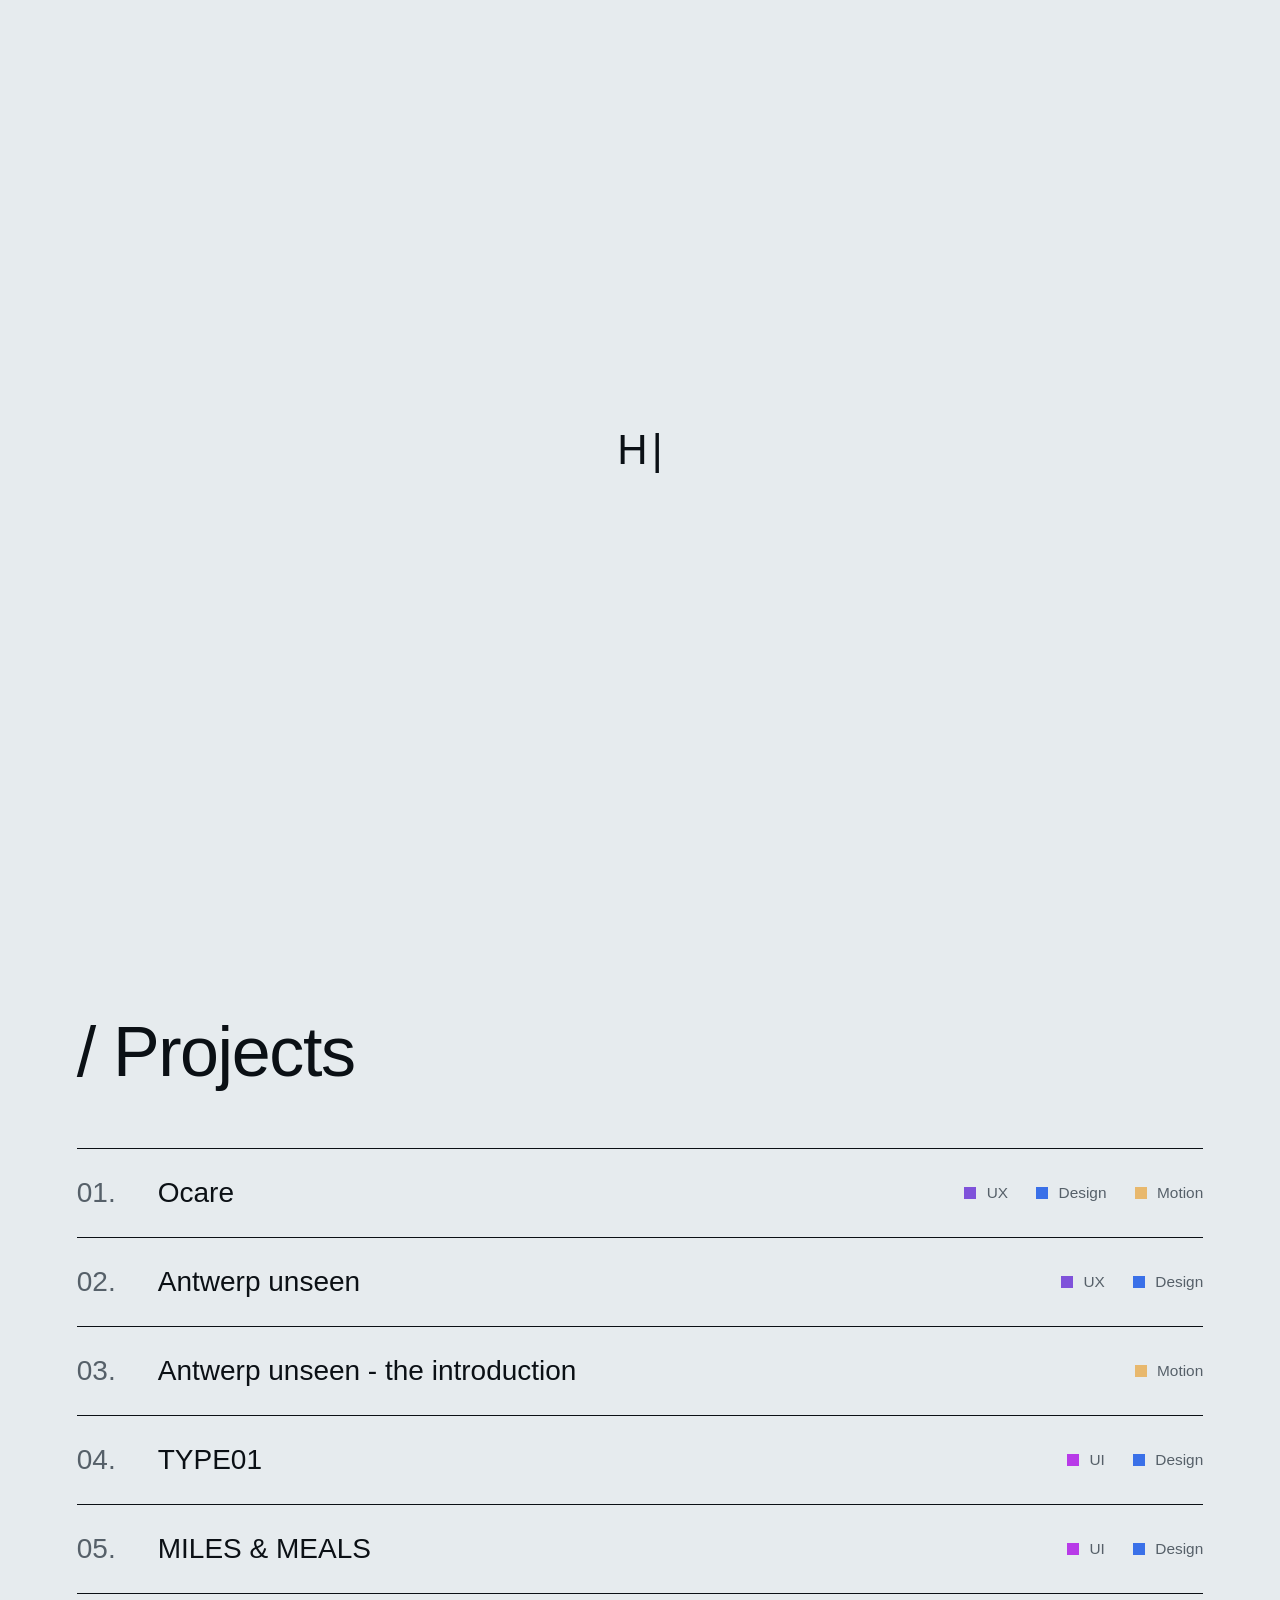
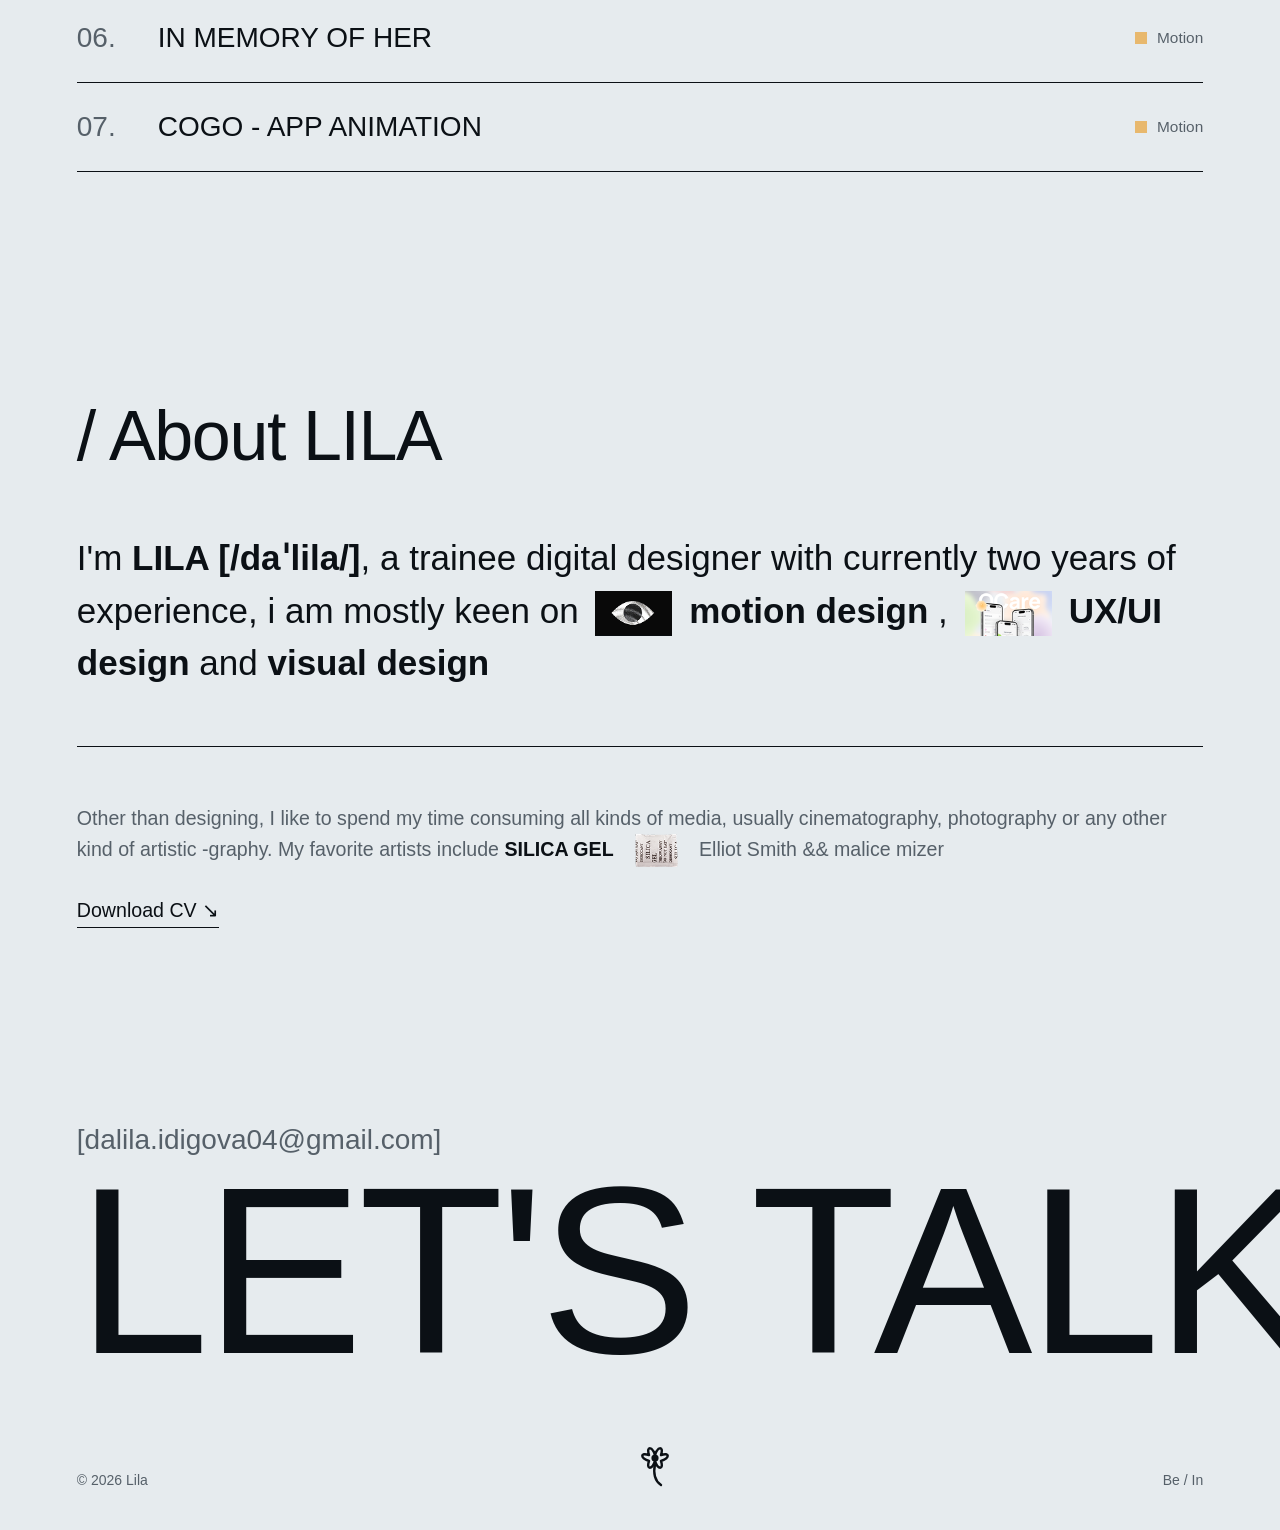
<file: index.html>
<!DOCTYPE html>
<html lang="en">
<head>
    <meta charset="UTF-8">
    <meta name="viewport" content="width=device-width, initial-scale=1.0">
    <meta http-equiv="refresh" content="0; url=portfolio.html">
    <title>Creative Designer Portfolio</title>
</head>
<body>
    <p>Redirecting to <a href="portfolio.html">portfolio.html</a>...</p>
</body>
</html>
</file>
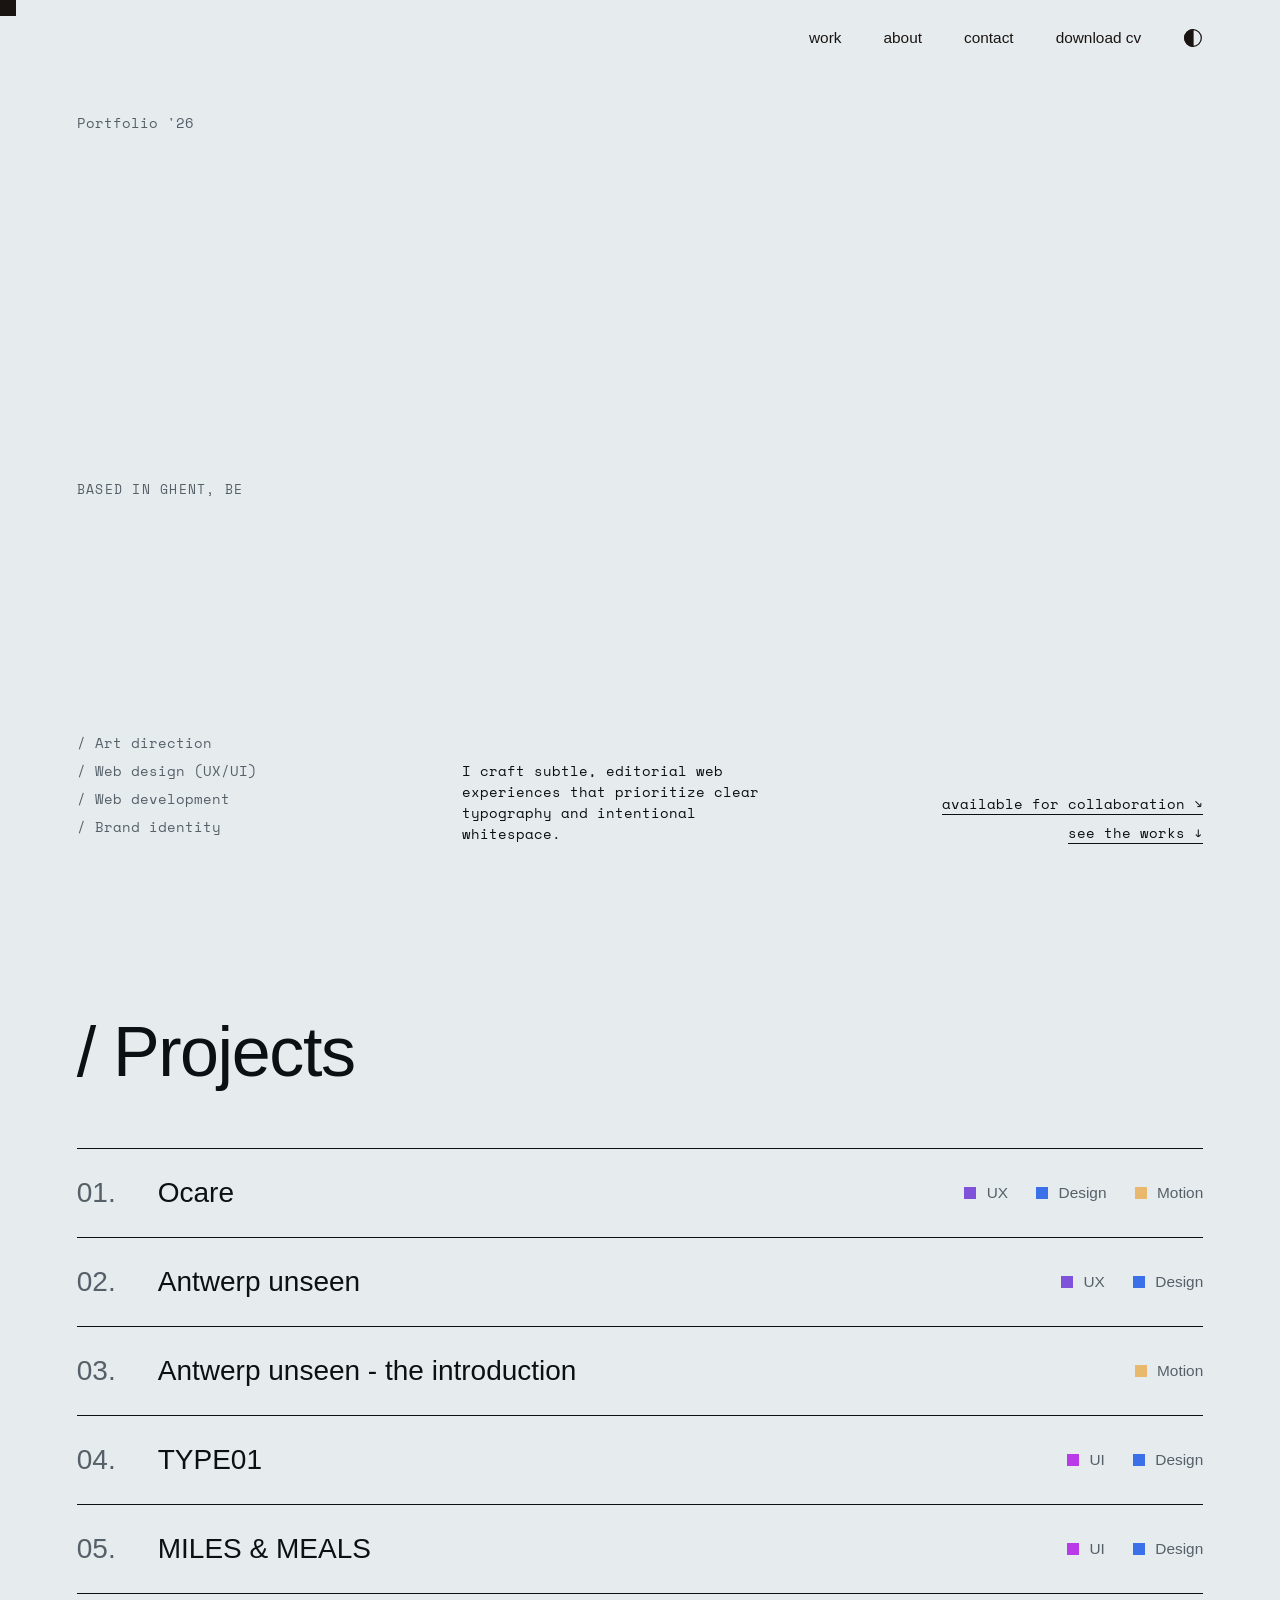
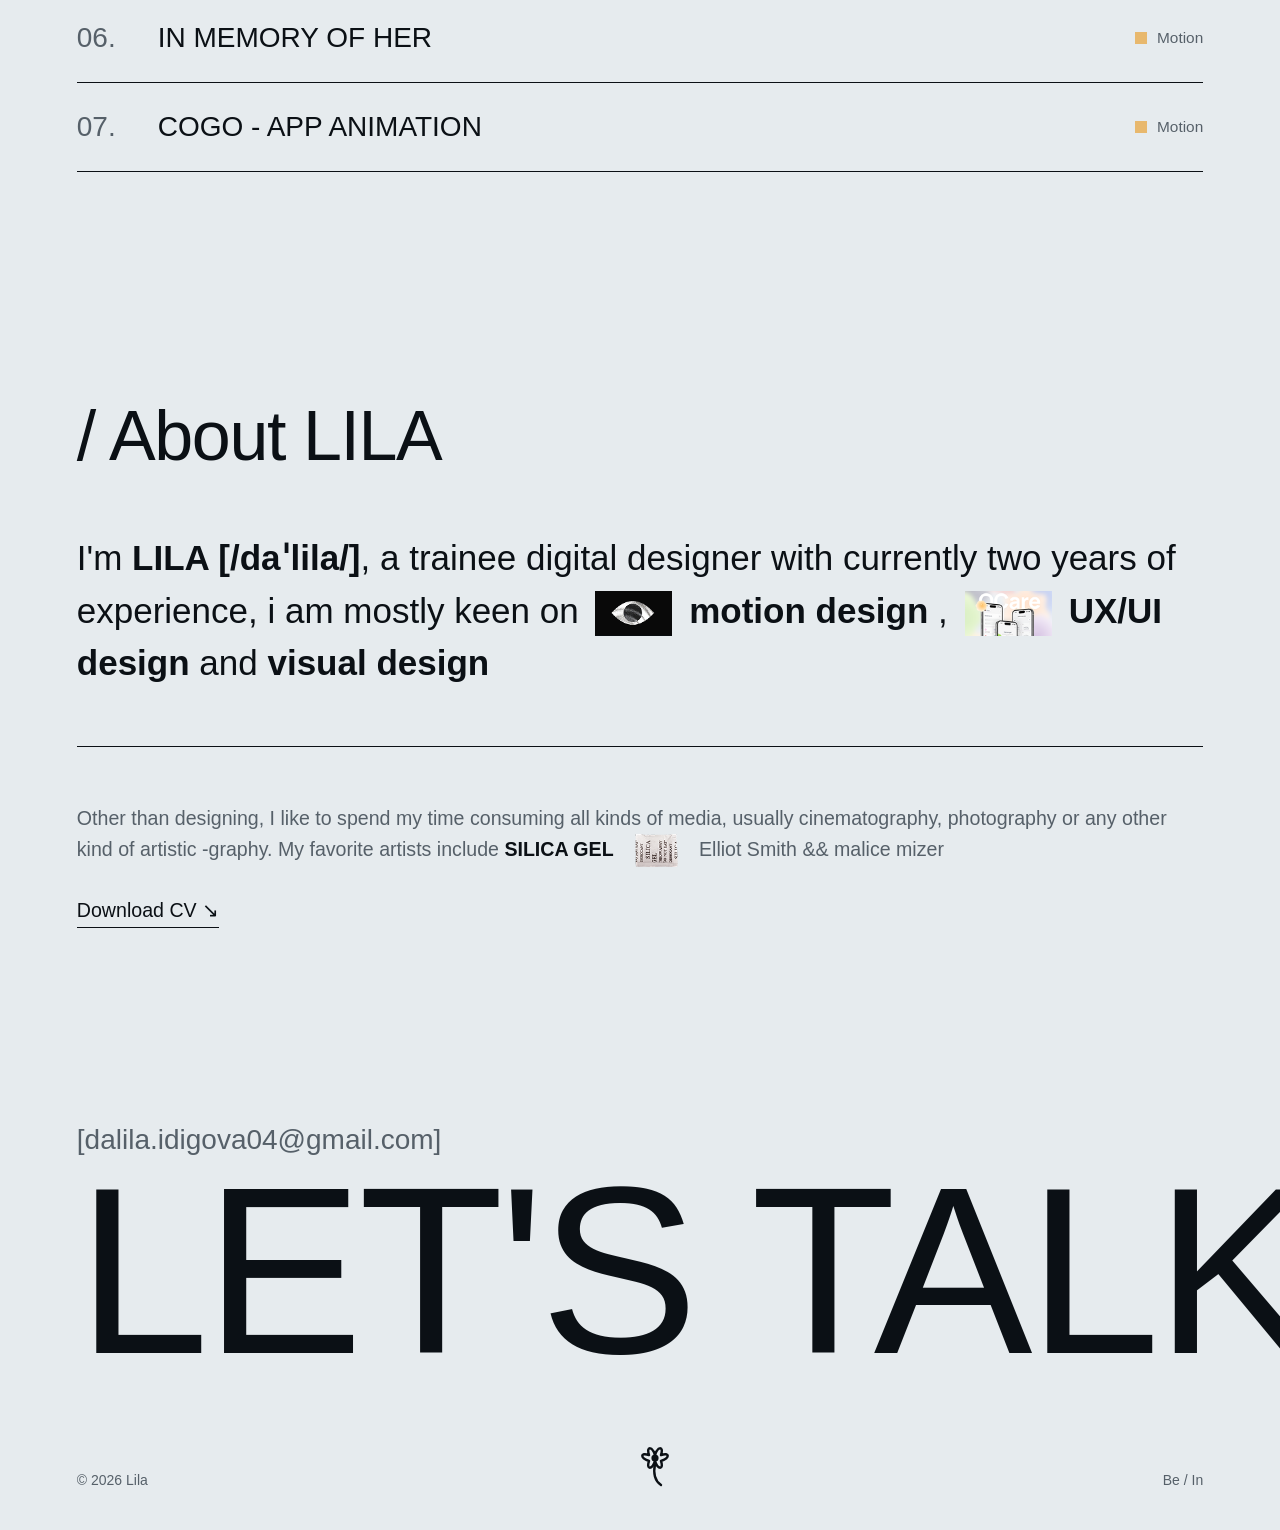
<file: portfolio.html>
<!DOCTYPE html>
<html lang="en">

<head>
    <meta charset="UTF-8">
    <meta name="viewport" content="width=device-width, initial-scale=1.0">
    <title>Creative Designer Portfolio</title>
    <link rel="preconnect" href="https://fonts.googleapis.com">
    <link rel="preconnect" href="https://fonts.gstatic.com" crossorigin>
    <link href="https://fonts.googleapis.com/css2?family=Space+Mono:ital,wght@0,400;1,400&display=swap"
        rel="stylesheet">
    <link rel="icon" type="image/svg+xml" href="assets/favicon.svg">
    <link rel="stylesheet" href="css/portfolio.css">
</head>

<body>

    <div id="loader">
        <div>
            <span id="loaderText"></span><span class="cursor-blink">|</span>
        </div>
    </div>

    <div class="cursor-square">
        <div class="cursor-square-inner"></div>
    </div>

    <div class="float-card" id="floatCard">
        <img class="float-card-img" id="floatCardImg" alt="" />
        <video class="float-card-video" id="floatCardVideo" muted playsinline preload="metadata"></video>
        <span class="float-card-label" id="floatCardLabel"></span>
    </div>

    <nav>
        <div class="nav-links">
            <a href="#works">work</a>
            <a href="#about">about</a>
            <a href="#contact">contact</a>
            <a href="assets/CV.pdf" class="download-cv" download="Lila_CV.pdf">download cv</a>
            <button class="theme-toggle" id="themeToggle" aria-label="Toggle Dark Mode">
                <svg viewBox="0 0 24 24" width="20" height="20" stroke="currentColor" stroke-width="1.5" fill="none">
                    <circle cx="12" cy="12" r="10"></circle>
                    <path d="M12 2a10 10 0 0 0 0 20Z" fill="currentColor"></path>
                </svg>
            </button>
        </div>
    </nav>

    <header id="top">
        <div class="hero-visuals">
            <div class="hero-card" data-rx="-12" data-ry="0"></div>
            <div class="hero-card" data-rx="8" data-ry="0"></div>
            <div class="hero-card" data-rx="-5" data-ry="0"></div>
        </div>
        <div class="index-label">Portfolio '26</div>
        <div class="hero-title-container">
            <h1 class="hero-title">
                <span class="reveal-mask"><span class="reveal-text">CREATIVE</span></span>
                <span class="reveal-mask"><span class="reveal-text"
                        style="animation-delay: 0.1s;">DESIGNER</span></span>
            </h1>
        </div>
        <div class="subtitle">Based in Ghent, BE</div>

        <div class="hero-lower">
            <ul id="services">
                <li>/ Art direction</li>
                <li>/ Web design (UX/UI)</li>
                <li>/ Web development</li>
                <li>/ Brand identity</li>
            </ul>
            <p>I craft subtle, editorial web experiences that prioritize clear typography and intentional whitespace.
            </p>
            <div class="hero-actions">
                <a href="mailto:dalila.idigova04@gmail.com" class="action-link">available for collaboration ↘</a>
                <a href="#works" class="action-link">see the works ↓</a>
            </div>
        </div>
    </header>

    <section id="works" class="works">
        <h2 class="section-title">/ Projects</h2>
        <div class="works-list">
            <a href="https://www.behance.net/gallery/241707793/OCare-Mental-Health-UXUI" class="project-item"
                data-title="Ocare" data-img="assets/ocare.png" target="_blank" rel="noopener noreferrer">
                <div class="project-left">
                    <span class="project-num">01.</span>
                    <span class="project-title">Ocare</span>
                </div>
                <div class="project-tags">
                    <span class="tag" style="--tag-color: var(--coral);">UX</span>
                    <span class="tag" style="--tag-color: var(--blue);">Design</span>
                    <span class="tag" style="--tag-color: var(--tan);">Motion</span>
                </div>
            </a>
            <a href="https://antwerp-unseen.vercel.app/" class="project-item" data-title="Antwerp unseen"
                data-img="assets/antwerp-unseen.png" target="_blank" rel="noopener noreferrer">
                <div class="project-left">
                    <span class="project-num">02.</span>
                    <span class="project-title">Antwerp unseen</span>
                </div>
                <div class="project-tags">
                    <span class="tag" style="--tag-color: var(--coral);">UX</span>
                    <span class="tag" style="--tag-color: var(--blue);">Design</span>
                </div>
            </a>
            <a href="video-player.html?src=assets%2FantwerpUnseen_final.mp4&title=ANTWERP%20UNSEEN%20-%20THE%20INTRODUCTION"
                class="project-item" data-title="Antwerp unseen - the introduction"
                data-video="assets/antwerpUnseen_final.mp4" target="_blank" rel="noopener noreferrer">
                <div class="project-left">
                    <span class="project-num">03.</span>
                    <span class="project-title">Antwerp unseen - the introduction</span>
                </div>
                <div class="project-tags">
                    <span class="tag" style="--tag-color: var(--tan);">Motion</span>
                </div>
            </a>
            <a href="https://www.behance.net/gallery/255185157/TYPE01-Conference-Webdesign" class="project-item"
                data-title="TYPE01" data-img="assets/type01.png" target="_blank" rel="noopener noreferrer">
                <div class="project-left">
                    <span class="project-num">04.</span>
                    <span class="project-title">TYPE01</span>
                </div>
                <div class="project-tags">
                    <span class="tag" style="--tag-color: var(--purple);">UI</span>
                    <span class="tag" style="--tag-color: var(--blue);">Design</span>
                </div>
            </a>
            <a href="https://www.behance.net/gallery/255185559/Miles-Meals" class="project-item"
                data-title="MILES & MEALS" data-img="assets/m%26m.png" target="_blank" rel="noopener noreferrer">
                <div class="project-left">
                    <span class="project-num">05.</span>
                    <span class="project-title">MILES & MEALS</span>
                </div>
                <div class="project-tags">
                    <span class="tag" style="--tag-color: var(--purple);">UI</span>
                    <span class="tag" style="--tag-color: var(--blue);">Design</span>
                </div>
            </a>
            <a href="video-player.html?src=assets%2F1257524245814889613.mov&title=IN%20MEMORY%20OF%20HER"
                class="project-item" data-title="IN MEMORY OF HER" data-video="assets/1257524245814889613.mov"
                target="_blank" rel="noopener noreferrer">
                <div class="project-left">
                    <span class="project-num">06.</span>
                    <span class="project-title">IN MEMORY OF HER</span>
                </div>
                <div class="project-tags">
                    <span class="tag" style="--tag-color: var(--tan);">Motion</span>
                </div>
            </a>
            <a href="video-player.html?src=assets%2Fnew_main.mp4&title=COGO%20-%20APP%20ANIMATION" class="project-item"
                data-title="COGO - APP ANIMATION" data-video="assets/new_main.mp4" target="_blank"
                rel="noopener noreferrer">
                <div class="project-left">
                    <span class="project-num">07.</span>
                    <span class="project-title">COGO - APP ANIMATION</span>
                </div>
                <div class="project-tags">
                    <span class="tag" style="--tag-color: var(--tan);">Motion</span>
                </div>
            </a>
        </div>
    </section>

    <section id="about" class="about">
        <h2 class="section-title">/ About LILA</h2>
        <div class="about-top">
            I'm <strong>LILA [/daˈlila/]</strong>, a trainee digital designer with currently two years of experience, i
            am mostly keen on
            <span class="inline-img eye"><img src="assets/img-eye-antwerp.png" alt="Antwerp eye illustration"></span>
            <strong>motion design</strong> ,
            <span class="inline-img phones"><img src="assets/img-phones-ocare.png"
                    alt="Ocare phones illustration"></span>
            <strong>UX/UI design</strong> and <strong>visual design</strong>
        </div>

        <div class="about-bottom">
            <div class="about-bottom-content">
                Other than designing, I like to spend my time consuming all kinds of media, usually cinematography,
                photography or any other kind of artistic -graphy. My favorite artists include <strong>SILICA
                    GEL</strong>
                <img class="silica-inline-img" src="assets/silica-gel-pack.png" alt="Silica gel pack illustration">
                Elliot Smith && malice mizer
            </div>
            <a href="assets/CV.pdf" class="action-link download-cv" download="Lila_CV.pdf">Download CV ↘</a>
        </div>
    </section>

    <footer id="contact">
        <div class="footer-top-email">[dalila.idigova04@gmail.com]</div>
        <a href="mailto:dalila.idigova04@gmail.com" class="massive-text">LET'S TALK</a>
        <div class="footer-bottom">
            <div>© 2026 Lila</div>
            <svg class="doodle" viewBox="0 0 100 100" stroke="currentColor" stroke-width="4" fill="none">
                <path
                    d="M50,45 C45,30 35,30 40,45 C25,40 25,50 40,55 C35,70 45,70 50,55 C55,70 65,70 60,55 C75,50 75,40 60,45 C65,30 55,30 50,45 Z"
                    stroke-linejoin="round" />
                <circle cx="50" cy="50" r="4" fill="currentColor" />
                <path d="M50,60 Q45,85 60,95" stroke-linecap="round" />
            </svg>
            <div> <a class="bh-link" href="https://www.behance.net/lila-ae">Be</a> / In</div>
        </div>
    </footer>

    <script src="js/portfolio.js" defer></script>
</body>

</html>
</file>
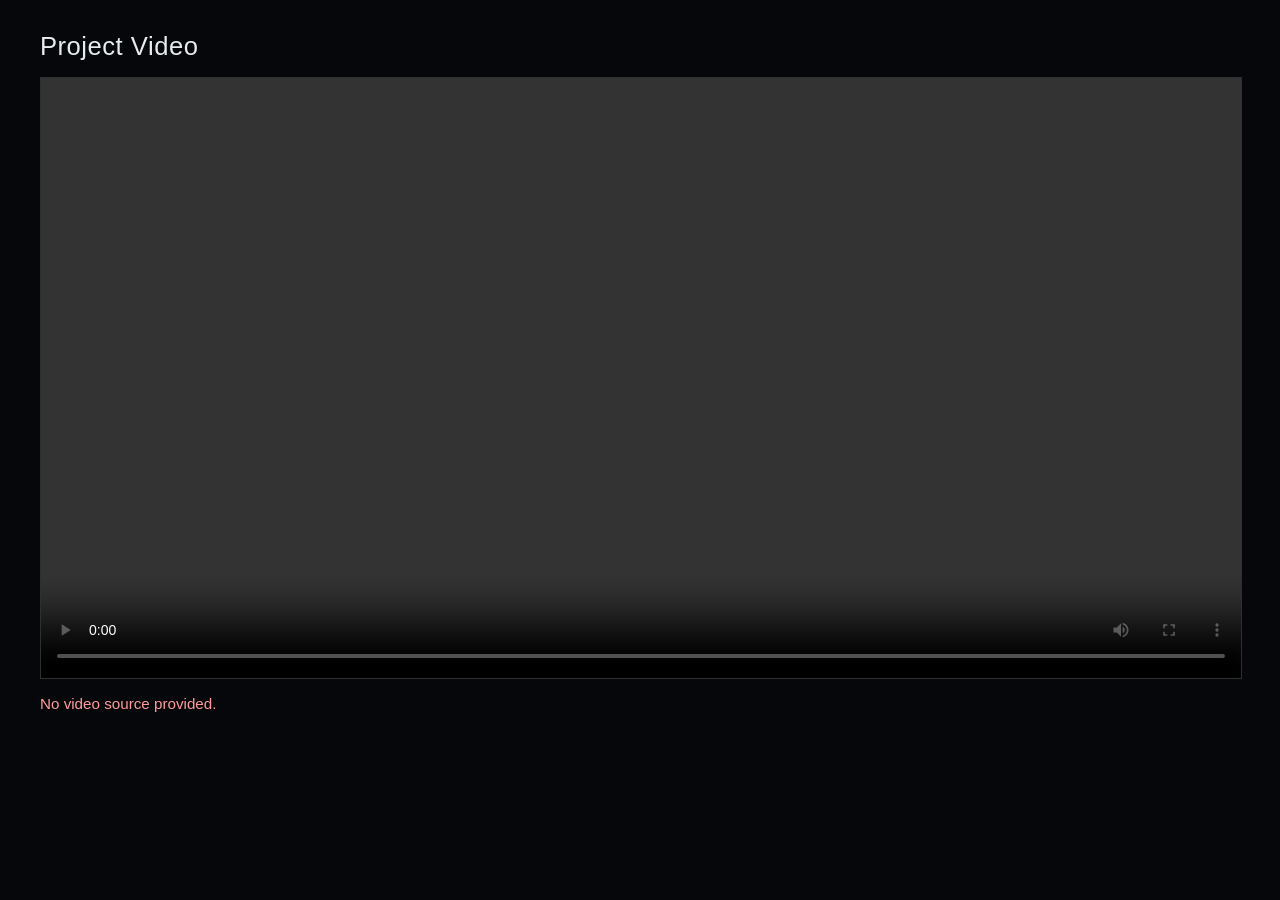
<file: video-player.html>
<!DOCTYPE html>
<html lang="en">

<head>
    <meta charset="UTF-8">
    <meta name="viewport" content="width=device-width, initial-scale=1.0">
    <title>Video Player</title>
    <link rel="icon" type="image/svg+xml" href="assets/favicon.svg">
    <style>
        :root {
            color-scheme: dark;
        }

        html,
        body {
            margin: 0;
            width: 100%;
            min-height: 100%;
            background: #05070a;
            color: #e6ebee;
            font-family: "Helvetica Neue", Helvetica, Arial, sans-serif;
        }

        body {
            display: grid;
            place-items: center;
            padding: 2rem;
            box-sizing: border-box;
        }

        main {
            width: min(96vw, 1200px);
        }

        h1 {
            margin: 0 0 1rem;
            font-size: clamp(1.1rem, 2.5vw, 1.6rem);
            font-weight: 500;
            letter-spacing: 0.02em;
        }

        video {
            width: 100%;
            max-height: 82vh;
            border: 1px solid rgba(230, 235, 238, 0.2);
            background: #000;
            display: block;
        }

        .error {
            margin-top: 1rem;
            color: #ff9b9b;
            display: none;
            font-size: 0.95rem;
        }
    </style>
</head>

<body>
    <main>
        <h1 id="title">Project Video</h1>
        <video id="player" controls autoplay playsinline preload="metadata"></video>
        <p class="error" id="error">This browser could not play the video format. If needed, convert to MP4 (H.264).</p>
    </main>

    <script>
        const params = new URLSearchParams(window.location.search);
        const src = params.get('src');
        const title = params.get('title');

        const titleEl = document.getElementById('title');
        const player = document.getElementById('player');
        const errorEl = document.getElementById('error');

        if (title) {
            titleEl.textContent = decodeURIComponent(title);
            document.title = decodeURIComponent(title) + ' - Video';
        }

        if (!src) {
            errorEl.textContent = 'No video source provided.';
            errorEl.style.display = 'block';
        } else {
            player.src = decodeURIComponent(src);
            player.addEventListener('error', () => {
                errorEl.style.display = 'block';
            });
        }
    </script>
</body>

</html>
</file>
<file: css/portfolio.css>
:root {
    --bg-paper: #E6EBEE;
    --ink: #0B1015;
    --ink-muted: #566069;
    --coral: #7f52da;
    --green: #1E7A52;
    --blue: #3A70E8;
    --purple: #B83AE8;
    --tan: #E8B86D;
    --nav-color: #FFFFFF;
    --max-w: 1400px;
    --px: clamp(1.5rem, 6vw, 6rem);
}

[data-theme="dark"] {
    --bg-paper: #0B1015;
    --ink: #E6EBEE;
    --ink-muted: #949CA4;
}

body.custom-cursor {
    cursor: none;
}

body.custom-cursor a,
body.custom-cursor button {
    cursor: none;
}

html,
body {
    margin: 0;
    padding: 0;
    width: 100%;
    background-color: var(--bg-paper);
    color: var(--ink);
    font-family: 'Space Mono', monospace;
    font-size: 14px;
    font-weight: 400;
    overflow-x: hidden;
    transition: background-color 0.3s ease, color 0.3s ease;
}

html {
    scroll-behavior: smooth;
    scroll-padding-top: 6rem;
}

@media (prefers-reduced-motion: reduce) {
    html {
        scroll-behavior: auto;
    }
}

#loader {
    position: fixed;
    inset: 0;
    background-color: var(--bg-paper);
    color: var(--ink);
    z-index: 10000;
    display: flex;
    align-items: center;
    justify-content: center;
    font-family: 'Helvetica Neue', Helvetica, Arial, sans-serif;
    font-size: clamp(1.5rem, 4vw, 3rem);
    font-weight: 400;
    transition: opacity 0.8s cubic-bezier(0.19, 1, 0.22, 1);
}

.cursor-blink {
    animation: blink 1s step-end infinite;
    margin-left: 4px;
}

@keyframes blink {
    50% {
        opacity: 0;
    }
}

h1,
h2,
h3,
.project-title,
.massive-text {
    font-family: 'Helvetica Neue', Helvetica, Arial, sans-serif;
    font-weight: 400;
    margin: 0;
}

.cursor-square {
    position: fixed;
    top: 0;
    left: 0;
    width: 16px;
    height: 16px;
    pointer-events: none;
    z-index: 9999;
    display: none;
    mix-blend-mode: difference;
}

.cursor-square-inner {
    width: 100%;
    height: 100%;
    background-color: #FFFFFF;
    transition: transform 0.2s cubic-bezier(0.19, 1, 0.22, 1), border-radius 0.2s ease;
}

@media (pointer: fine) {
    body.custom-cursor .cursor-square {
        display: block;
    }

    .cursor-square.hovered .cursor-square-inner {
        transform: scale(2.5) rotate(90deg);
        border-radius: 50%;
    }
}

nav {
    position: fixed;
    top: 0;
    left: 50%;
    transform: translateX(-50%);
    width: 100%;
    max-width: var(--max-w);
    display: flex;
    justify-content: flex-end;
    align-items: center;
    padding: 2rem var(--px);
    box-sizing: border-box;
    z-index: 1000;
    mix-blend-mode: difference;
    color: var(--nav-color);
    pointer-events: none;
}

nav>* {
    pointer-events: auto;
}

.nav-links {
    display: flex;
    gap: 3rem;
    align-items: center;
}

.nav-links a,
button.theme-toggle {
    color: var(--nav-color);
    text-decoration: none;
    font-family: 'Helvetica Neue', Helvetica, Arial, sans-serif;
    font-size: 1.1rem;
    font-weight: 400;
    background: none;
    border: none;
    padding: 0;
    cursor: pointer;
    display: flex;
    align-items: center;
}

.theme-toggle svg {
    transition: transform 0.5s cubic-bezier(0.19, 1, 0.22, 1);
}

[data-theme="dark"] .theme-toggle svg {
    transform: rotate(180deg);
}

header,
section,
footer {
    width: 100%;
    max-width: var(--max-w);
    margin: 0 auto;
    padding-left: var(--px);
    padding-right: var(--px);
    box-sizing: border-box;
}

header {
    min-height: 100vh;
    display: flex;
    flex-direction: column;
    justify-content: center;
    padding-top: 8rem;
    padding-bottom: 4rem;
    position: relative;
}

.hero-visuals {
    position: absolute;
    top: 0;
    left: 0;
    width: 100%;
    height: 100%;
    overflow: hidden;
    z-index: -1;
    display: flex;
    align-items: center;
    justify-content: center;
}

.hero-card {
    position: absolute;
    width: 25vw;
    height: 35vw;
    max-width: 300px;
    max-height: 420px;
    background: var(--ink);
    box-shadow: 0 20px 40px rgba(0, 0, 0, 0.05);
    transform-origin: center center;
    will-change: transform;
}

.hero-card:nth-child(1) {
    background-color: var(--bg-paper);
    border: 1px solid var(--ink);
    transform: translate(-15%, -10%) rotate(-12deg);
}

.hero-card:nth-child(2) {
    background-color: var(--coral);
    transform: translate(5%, 5%) rotate(8deg);
}

.hero-card:nth-child(3) {
    background-color: var(--green);
    transform: translate(15%, -15%) rotate(-5deg);
}

.index-label {
    margin-bottom: 2rem;
    font-weight: 400;
    color: var(--ink-muted);
    /* secondary */
}

.hero-title-container {
    width: 100%;
}

.hero-title {
    font-size: clamp(4rem, 14vw, 16rem);
    line-height: 0.85;
    letter-spacing: -0.02em;
    width: 100%;
    text-transform: uppercase;
}

.reveal-mask {
    display: block;
    overflow: hidden;
}

.reveal-text {
    display: block;
    transform: translateY(110%);
}

@media (prefers-reduced-motion: no-preference) {
    .reveal-text.animate {
        animation: revealUp 1s cubic-bezier(0.19, 1, 0.22, 1) forwards;
    }
}

@media (prefers-reduced-motion: reduce) {
    .reveal-text {
        transform: translateY(0);
    }
}

@keyframes revealUp {
    to {
        transform: translateY(0);
    }
}

.subtitle {
    margin-top: 1rem;
    letter-spacing: 0.1em;
    font-size: 0.9rem;
    text-transform: uppercase;
    color: var(--ink-muted);
}

.hero-lower {
    margin-top: auto;
    padding-top: 4rem;
    display: grid;
    grid-template-columns: 1fr 1fr 1fr;
    gap: 2rem;
    align-items: end;
}

.hero-lower ul {
    list-style: none;
    padding: 0;
    margin: 0;
}

.hero-lower li {
    margin-bottom: 0.5rem;
    font-weight: 400;
    color: var(--ink-muted);
}

.hero-lower p {
    margin: 0;
    max-width: 300px;
    line-height: 1.5;
}

.hero-actions {
    display: flex;
    flex-direction: column;
    gap: 0.5rem;
    align-items: flex-end;
}

.action-link {
    color: var(--ink);
    text-decoration: none;
    border-bottom: 1px solid var(--ink);
    display: inline-block;
}

.float-card {
    position: fixed;
    top: 0;
    left: 0;
    width: 300px;
    height: 400px;
    background-color: var(--ink);
    z-index: 900;
    pointer-events: none;
    opacity: 0;
    transform: scale(0.8) translate(-50%, -50%);
    transform-origin: 0 0;
    transition: opacity 0.3s ease;
    overflow: hidden;
    box-shadow: 0 30px 60px rgba(0, 0, 0, 0.25);
}

.float-card.visible {
    opacity: 1;
}

.float-card-img {
    position: absolute;
    inset: 0;
    width: 100%;
    height: 100%;
    object-fit: cover;
    display: block;
}

.float-card-video {
    position: absolute;
    inset: 0;
    width: 100%;
    height: 100%;
    object-fit: cover;
    display: none;
    background: #000000;
}

.float-card-video.is-active {
    display: block;
}

.float-card-label {
    position: absolute;
    left: 0;
    bottom: 0;
    width: 100%;
    box-sizing: border-box;
    padding: 2.25rem 1.25rem 1.1rem;
    font-family: 'Helvetica Neue', Helvetica, Arial, sans-serif;
    font-size: 1rem;
    letter-spacing: 0.04em;
    text-transform: uppercase;
    color: #FFFFFF;
    background: linear-gradient(to top, rgba(0, 0, 0, 0.6), rgba(0, 0, 0, 0));
}

.works {
    padding-top: 8rem;
    padding-bottom: 8rem;
}

.section-title {
    font-size: clamp(3rem, 6vw, 5rem);
    margin-bottom: 4rem;
    letter-spacing: -0.02em;
}

.works-list {
    display: flex;
    flex-direction: column;
    border-top: 1px solid var(--ink);
}

.project-item {
    display: flex;
    justify-content: space-between;
    align-items: center;
    padding: 2rem 0;
    border-bottom: 1px solid var(--ink);
    color: var(--ink);
    text-decoration: none;
    position: relative;
    transition: padding-left 0.3s ease, padding-right 0.3s ease;
}

.project-item:hover {
    padding-left: 1rem;
    padding-right: 1rem;
}

.project-left {
    display: flex;
    align-items: baseline;
    gap: 3rem;
}

.project-num {
    font-family: 'Helvetica Neue', Helvetica, Arial, sans-serif;
    font-size: clamp(1.5rem, 3vw, 2rem);
    color: var(--ink-muted);
    /* secondary */
}

.project-title {
    font-size: clamp(1.5rem, 3vw, 2rem);
    text-transform: none;
}

.project-tags {
    display: flex;
    gap: 2rem;
    font-family: 'Helvetica Neue', Helvetica, Arial, sans-serif;
    font-size: 1.1rem;
    color: var(--ink-muted);
    /* secondary */
}

.tag {
    display: flex;
    align-items: center;
    gap: 0.75rem;
}

.tag::before {
    content: '';
    display: inline-block;
    width: 12px;
    height: 12px;
    background-color: var(--tag-color);
}

.about {
    padding-top: 8rem;
    padding-bottom: 8rem;
    font-family: 'Helvetica Neue', Helvetica, Arial, sans-serif;
}

.about-top {
    font-size: clamp(1.5rem, 3vw, 2.5rem);
    line-height: 1.5;
    margin-bottom: 4rem;
    color: var(--ink);
}

.about-top strong {
    font-weight: 600;
}

.about-bottom {
    font-size: clamp(1.1rem, 2vw, 1.4rem);
    line-height: 1.6;
    padding-top: 4rem;
    border-top: 1px solid var(--ink);
    color: var(--ink-muted);
    /* secondary — supporting body copy */
}

.about-bottom strong {
    font-weight: 600;
    color: var(--ink);
    /* emphasis lifts back to primary */
}

.about-bottom-content {
    margin-bottom: 2rem;
}

.inline-img {
    display: inline-flex;
    align-items: center;
    justify-content: center;
    height: 1.3em;
    vertical-align: middle;
    margin: 0 0.2em;
    border-radius: 4px;
    overflow: hidden;
}

.inline-img img {
    width: 100%;
    height: 100%;
    object-fit: cover;
    display: block;
}

.inline-img.eye {
    width: 2.2em;
    background-color: var(--ink);
    color: var(--bg-paper);
    border-radius: 0;
}

.inline-img.phones {
    width: 2.5em;
    background: linear-gradient(135deg, #e0c3fc 0%, #8ec5fc 100%);
    position: relative;
    border-radius: 0;
}

.silica-inline-img {
    display: inline-block;
    width: 3.4em;
    height: 1.7em;
    vertical-align: middle;
    margin: 0 0.2em;
    object-fit: cover;
}

footer {
    padding-top: 6rem;
    padding-bottom: 3rem;
    text-align: center;
    position: relative;
}

.footer-top-email {
    font-size: clamp(1.2rem, 3vw, 2rem);
    margin-bottom: 1rem;
    font-family: 'Helvetica Neue', Helvetica, Arial, sans-serif;
    font-weight: 400;
    color: var(--ink-muted);
    text-align: left;
}

.massive-text {
    font-size: clamp(5rem, 19vw, 17rem);
    line-height: 0.85;
    letter-spacing: -0.02em;
    display: block;
    color: var(--ink);
    text-decoration: none;
    transition: color 0.3s ease;
    text-transform: uppercase;
    white-space: nowrap;
}

.massive-text:hover {
    color: var(--coral);
}

.footer-bottom {
    display: flex;
    justify-content: space-between;
    align-items: flex-end;
    margin-top: 4rem;
    font-family: 'Helvetica Neue', Helvetica, Arial, sans-serif;
    color: var(--ink-muted);
}

.bh-link {
    color: var(--ink-muted);
    text-decoration: none;
}

.bh-link:hover {
    color: var(--ink-muted);
    text-decoration: none;
}

.doodle {
    width: 60px;
    height: 60px;
    color: var(--ink);
}

@media (max-width: 768px) {
    .nav-links {
        display: none;
    }

    .hero-lower {
        grid-template-columns: 1fr;
        gap: 2rem;
        padding-top: 2rem;
    }

    .hero-actions {
        align-items: flex-start;
    }

    .works,
    .about {
        padding-top: 4rem;
        padding-bottom: 4rem;
    }

    .project-left {
        gap: 1.5rem;
    }

    .project-tags {
        display: none;
    }

    .inline-img.eye,
    .inline-img.phones {
        width: 1.8em;
    }


    .bh-link {
        text-decoration: none;
    }
}
</file>
